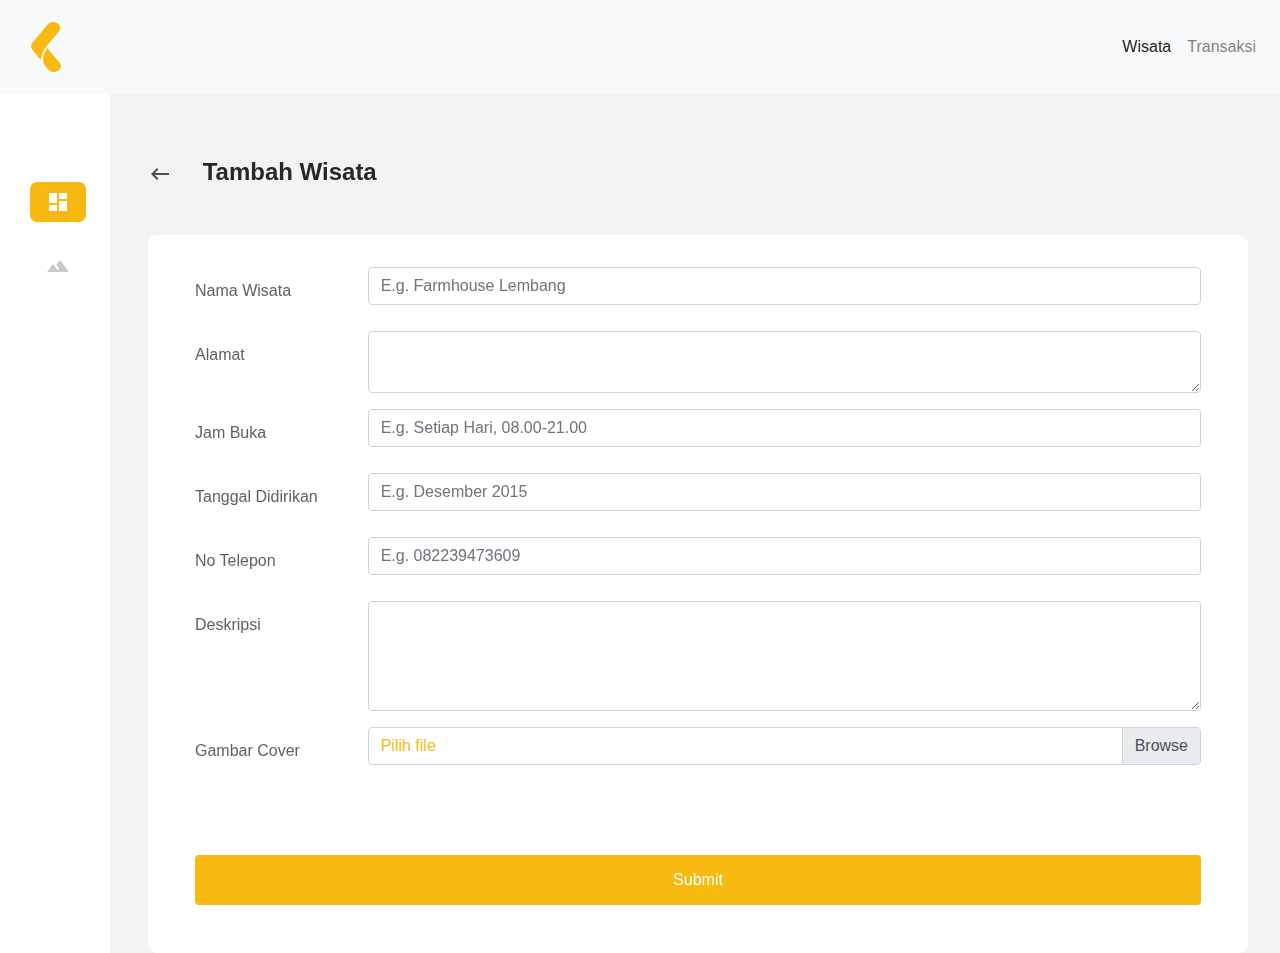
<file: dashboard-wisata-add.html>
<html lang="en">

<head>
    <meta charset="UTF-8">
    <meta name="viewport" content="width=device-width, initial-scale=1.0">
    <meta http-equiv="X-UA-Compatible" content="ie=edge">
    <title>Admin Ketapang</title>
    <link rel="stylesheet" href="styles/bootstrap/bootstrap.min.css">
    <link rel="stylesheet" href="styles/styles.css">
</head>

<body class="admin-page">
    <!-- Admin Navbar -->
    <nav class="navbar sticky-top navbar-expand-lg navbar-light bg-light">
        <a class="navbar-brand" href="#">
            <img src="images/logo-only.png" width="60" alt="">
        </a>
        <button class="navbar-toggler" type="button" data-toggle="collapse" data-target="#navbaradmin"
            aria-controls="navbaradmin" aria-expanded="false" aria-label="Toggle navigation">
            <span class="navbar-toggler-icon"></span>
        </button>

        <div class="collapse navbar-collapse nav-admin" id="navbaradmin">
            <ul class="navbar-nav ml-auto">
                <li class="nav-item active">
                    <a class="nav-link" href="#">
                        <span class="sr-only">(current)</span>Wisata</a>
                </li>
                <li class="nav-item">
                    <a class="nav-link" href="#">
                        <span class="sr-only"></span>Transaksi</a>
                </li>
            </ul>
        </div>
    </nav>
    <!-- End of Admin Navbar -->

    <!-- Admin Sidebar -->
    <div class="admin-sidebar">
        <ul class="nav flex-column nav-sidebar">
            <li class="nav-item">
                <a class="nav-link active" href="#">
                    <svg xmlns="http://www.w3.org/2000/svg" width="24" height="24" viewBox="0 0 24 24">
                        <path d="M0 0h24v24H0z" fill="none" />
                        <path d="M3 13h8V3H3v10zm0 8h8v-6H3v6zm10 0h8V11h-8v10zm0-18v6h8V3h-8z" /></svg>
                </a>
            </li>
            <li class="nav-item">
                <a class="nav-link" href="#">
                    <svg xmlns="http://www.w3.org/2000/svg" width="24" height="24" viewBox="0 0 24 24">
                        <path d="M0 0h24v24H0z" fill="none" />
                        <path d="M14 6l-3.75 5 2.85 3.8-1.6 1.2C9.81 13.75 7 10 7 10l-6 8h22L14 6z" /></svg>
                </a>
            </li>
        </ul>
    </div>
    <!-- End of Admin Sidebar -->

    <!-- Admin Wisata Content -->
    <div class="main-admin">
        <div class="header-admin">
            <h4>
                <a href="dashboard-wisata.html">
                    <svg xmlns="http://www.w3.org/2000/svg" width="24" height="24" viewBox="0 0 24 24">
                        <path d="M0 0h24v24H0z" fill="none" />
                        <path d="M21 11H6.83l3.58-3.59L9 6l-6 6 6 6 1.41-1.41L6.83 13H21z" /></svg>
                </a>
                Tambah Wisata
            </h4>
        </div>
        <div class="content-admin content-bg">
            <div class="container">
                <form>
                    <div class="form-group row">
                        <label for="inputNamaWisata" class="col-sm-2 col-form-label">Nama Wisata</label>
                        <div class="col-sm-10">
                            <input type="text" class="form-control" id="inputNamaWisata"
                                placeholder="E.g. Farmhouse Lembang">
                        </div>
                    </div>
                    <div class="form-group row">
                        <label for="inputAlamatWisata" class="col-sm-2 col-form-label">Alamat</label>
                        <div class="col-sm-10">
                            <textarea class="form-control" id="inputAlamatWisata" rows="2"></textarea>
                        </div>
                    </div>
                    <div class="form-group row">
                        <label for="inputJamBuka" class="col-sm-2 col-form-label">Jam Buka</label>
                        <div class="col-sm-10">
                            <input type="text" class="form-control" id="inputJamBuka"
                                placeholder="E.g. Setiap Hari, 08.00-21.00">
                        </div>
                    </div>
                    <div class="form-group row">
                        <label for="inputTanggalDidirikan" class="col-sm-2 col-form-label">Tanggal Didirikan</label>
                        <div class="col-sm-10">
                            <input type="text" class="form-control" id="inputTanggalDidirikan"
                                placeholder="E.g. Desember 2015">
                        </div>
                    </div>
                    <div class="form-group row">
                        <label for="inputNoTelp" class="col-sm-2 col-form-label">No Telepon</label>
                        <div class="col-sm-10">
                            <input type="number" class="form-control" id="inputNoTelp" placeholder="E.g. 082239473609">
                        </div>
                    </div>
                    <div class="form-group row">
                        <label for="inputAbout" class="col-sm-2 col-form-label">Deskripsi</label>
                        <div class="col-sm-10">
                            <textarea class="form-control" id="inputAbout" rows="4"></textarea>
                        </div>
                    </div>
                    <div class="form-group row">
                        <label for="inputNoTelp" class="col-sm-2 col-form-label">Gambar Cover</label>
                        <div class="col-sm-10">
                            <div class="custom-file">
                                <input type="file" class="custom-file-input" id="customFile">
                                <label class="custom-file-label" for="customFile">Pilih file</label>
                            </div>
                        </div>
                    </div>
                    <div class="d-flex justify-content-end">
                        <button type="submit" class="btn btn-primary btn-submit-wisata">Submit</button>
                    </div>
                </form>
            </div>
        </div>
    </div>
    <!-- End of Wisata Content -->
</body>
<script src="scripts/jquery.min.js"></script>
<script src="scripts/bootstrap/bootstrap.min.js"></script>
<script src="scripts/bootstrap/bootstrap.bundle.min.js"></script>
<script src="scripts/index.js"></script>

</html>
</file>
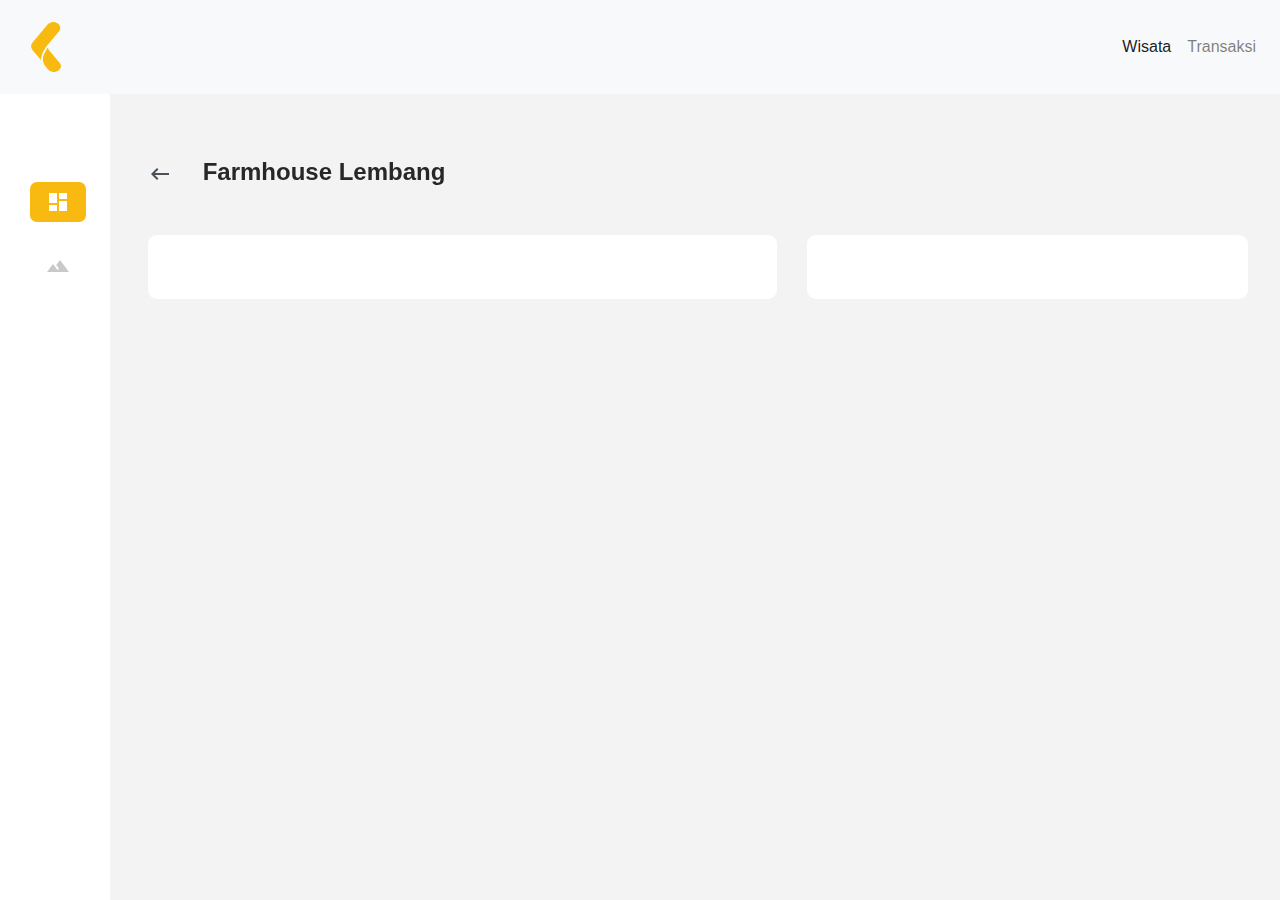
<file: dashboard-wisata-detail.html>
<html lang="en">

<head>
    <meta charset="UTF-8">
    <meta name="viewport" content="width=device-width, initial-scale=1.0">
    <meta http-equiv="X-UA-Compatible" content="ie=edge">
    <title>Admin Ketapang</title>
    <link rel="stylesheet" href="styles/bootstrap/bootstrap.min.css">
    <link rel="stylesheet" href="styles/styles.css">
</head>

<body class="admin-page">
    <!-- Admin Navbar -->
    <nav class="navbar sticky-top navbar-expand-lg navbar-light bg-light">
        <a class="navbar-brand" href="#">
            <img src="images/logo-only.png" width="60" alt="">
        </a>
        <button class="navbar-toggler" type="button" data-toggle="collapse" data-target="#navbaradmin"
            aria-controls="navbaradmin" aria-expanded="false" aria-label="Toggle navigation">
            <span class="navbar-toggler-icon"></span>
        </button>

        <div class="collapse navbar-collapse nav-admin" id="navbaradmin">
            <ul class="navbar-nav ml-auto">
                <li class="nav-item active">
                    <a class="nav-link" href="#">
                        <span class="sr-only">(current)</span>Wisata</a>
                </li>
                <li class="nav-item">
                    <a class="nav-link" href="#">
                        <span class="sr-only"></span>Transaksi</a>
                </li>
            </ul>
        </div>
    </nav>
    <!-- End of Admin Navbar -->

    <!-- Admin Sidebar -->
    <div class="admin-sidebar">
        <ul class="nav flex-column nav-sidebar">
            <li class="nav-item">
                <a class="nav-link active" href="#">
                    <svg xmlns="http://www.w3.org/2000/svg" width="24" height="24" viewBox="0 0 24 24">
                        <path d="M0 0h24v24H0z" fill="none" />
                        <path d="M3 13h8V3H3v10zm0 8h8v-6H3v6zm10 0h8V11h-8v10zm0-18v6h8V3h-8z" /></svg>
                </a>
            </li>
            <li class="nav-item">
                <a class="nav-link" href="#">
                    <svg xmlns="http://www.w3.org/2000/svg" width="24" height="24" viewBox="0 0 24 24">
                        <path d="M0 0h24v24H0z" fill="none" />
                        <path d="M14 6l-3.75 5 2.85 3.8-1.6 1.2C9.81 13.75 7 10 7 10l-6 8h22L14 6z" /></svg>
                </a>
            </li>
        </ul>
    </div>
    <!-- End of Admin Sidebar -->

    <!-- Admin Wisata Content -->
    <div class="main-admin">

        <div class="header-admin">
            <h4>
                <a href="dashboard-wisata.html">
                    <svg xmlns="http://www.w3.org/2000/svg" width="24" height="24" viewBox="0 0 24 24">
                        <path d="M0 0h24v24H0z" fill="none" />
                        <path d="M21 11H6.83l3.58-3.59L9 6l-6 6 6 6 1.41-1.41L6.83 13H21z" /></svg>
                </a>
                Farmhouse Lembang
            </h4>
        </div>
        <div class="row">
            <div class="col-md-7">
                <div class="content-admin">
                    <div class="content-admin content-bg">
                        
                    </div>
                </div>
            </div>
            <div class="col-md-5">
                <div class="content-admin">
                    <div class="content-admin content-bg">
        
                    </div>
                </div>
            </div>
        </div>
    </div>
    <!-- End of Wisata Content -->
</body>
<script src="scripts/jquery.min.js"></script>
<script src="scripts/bootstrap/bootstrap.min.js"></script>
<script src="scripts/bootstrap/bootstrap.bundle.min.js"></script>
<script src="scripts/index.js"></script>

</html>
</file>
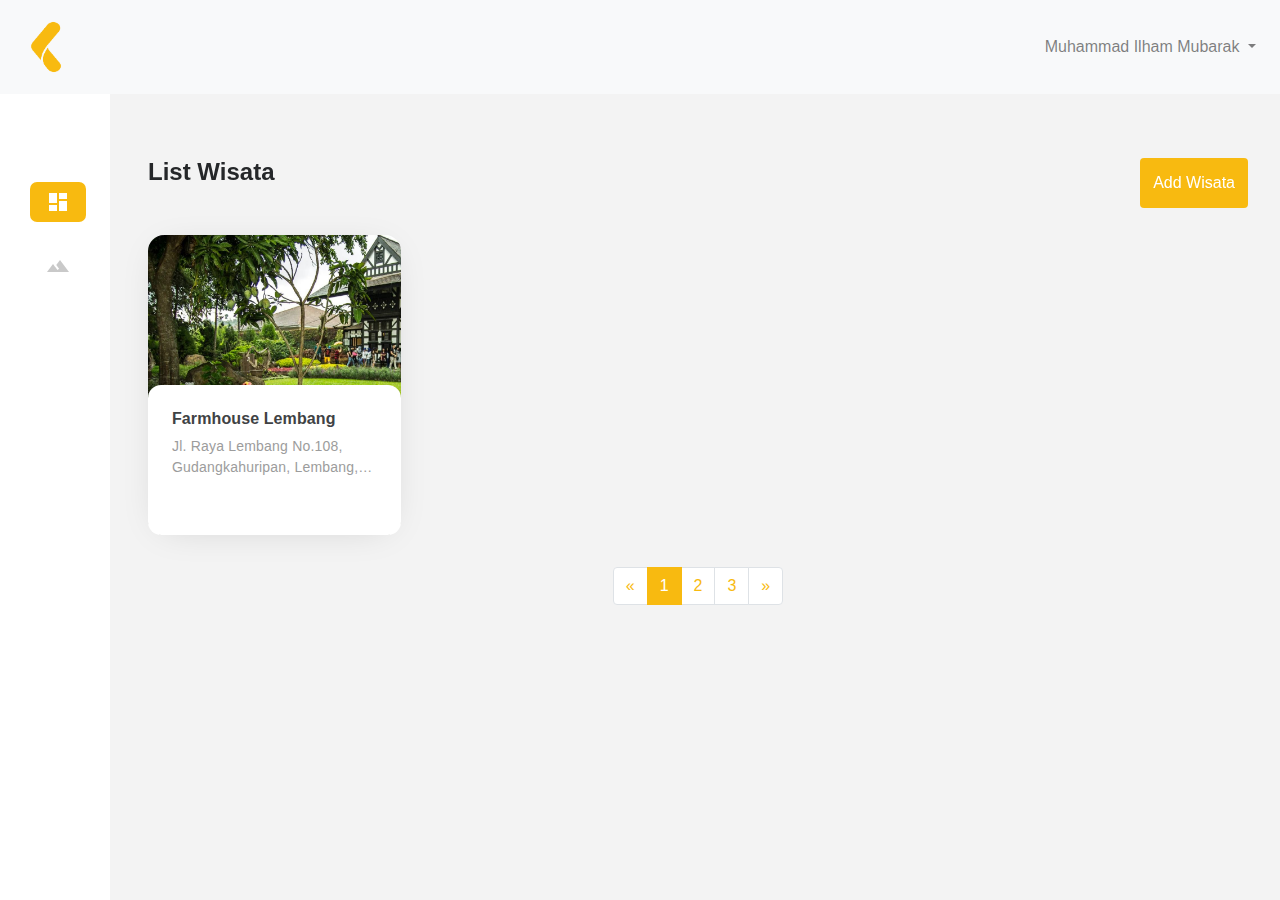
<file: dashboard-wisata.html>
<html lang="en">

<head>
    <meta charset="UTF-8">
    <meta name="viewport" content="width=device-width, initial-scale=1.0">
    <meta http-equiv="X-UA-Compatible" content="ie=edge">
    <title>Admin Ketapang</title>
    <link rel="stylesheet" href="styles/bootstrap/bootstrap.min.css">
    <link rel="stylesheet" href="styles/styles.css">
</head>

<body class="admin-page">
    <!-- Admin Navbar -->
    <nav class="navbar sticky-top navbar-expand-lg navbar-light bg-light">
        <a class="navbar-brand" href="#">
            <img src="images/logo-only.png" width="60" alt="">
        </a>
        <button class="navbar-toggler" type="button" data-toggle="collapse" data-target="#navbaradmin"
            aria-controls="navbaradmin" aria-expanded="false" aria-label="Toggle navigation">
            <span class="navbar-toggler-icon"></span>
        </button>

        <div class="collapse navbar-collapse nav-admin" id="navbaradmin">
            <ul class="navbar-nav ml-auto">
                <li class="nav-item active nav-main-admin">
                    <a class="nav-link" href="#">
                        <span class="sr-only">(current)</span>Wisata</a>
                </li>
                <li class="nav-item nav-main-admin">
                    <a class="nav-link" href="#">
                        <span class="sr-only"></span>Transaksi</a>
                </li>
                <li class="nav-item dropdown">
                        <a class="nav-link dropdown-toggle" href="#" id="navbarDropdown" role="button" data-toggle="dropdown" aria-haspopup="true" aria-expanded="false">
                          Muhammad Ilham Mubarak
                        </a>
                        <div class="dropdown-menu dropdown-menu-right" aria-labelledby="navbarDropdown">
                          <a class="dropdown-item" href="#">Action</a>
                          <a class="dropdown-item" href="#">Another action</a>
                          <div class="dropdown-divider"></div>
                          <a class="dropdown-item" href="#">Logout</a>
                        </div>
                      </li>
            </ul>
        </div>
    </nav>
    <!-- End of Admin Navbar -->

    <!-- Admin Sidebar -->
    <div class="admin-sidebar">
        <ul class="nav flex-column nav-sidebar">
            <li class="nav-item">
                <a class="nav-link active" href="#">
                    <svg xmlns="http://www.w3.org/2000/svg" width="24" height="24" viewBox="0 0 24 24">
                        <path d="M0 0h24v24H0z" fill="none" />
                        <path d="M3 13h8V3H3v10zm0 8h8v-6H3v6zm10 0h8V11h-8v10zm0-18v6h8V3h-8z" /></svg>
                </a>
            </li>
            <li class="nav-item">
                <a class="nav-link" href="#">
                    <svg xmlns="http://www.w3.org/2000/svg" width="24" height="24" viewBox="0 0 24 24">
                        <path d="M0 0h24v24H0z" fill="none" />
                        <path d="M14 6l-3.75 5 2.85 3.8-1.6 1.2C9.81 13.75 7 10 7 10l-6 8h22L14 6z" /></svg>
                </a>
            </li>
        </ul>
    </div>
    <!-- End of Admin Sidebar -->

    <!-- Admin Wisata Content -->
    <div class="main-admin">
        <div class="header-admin">
            <h4>List Wisata</h4>
            <a href="dashboard-wisata-add.html" class="ml-auto">
                <button class="btn btn-primary ">Add Wisata</button>
            </a>
        </div>
        <div class="content-admin">
            <div class="row">
                <div class="col-md-3 col-sm-6">
                    <a href="dashboard-wisata-detail.html">
                        <div class="wisata-card" style='background-image: url("images/wisata/farmhouse-lembang.jpg")'>
                            <div class="wisata-card-desc">
                                <h5>Farmhouse Lembang</h5>
                                <p>Jl. Raya Lembang No.108, Gudangkahuripan, Lembang, Kabupaten Bandung Barat, Jawa
                                    Barat
                                </p>
                            </div>
                        </div>
                    </a>
                </div>

            </div>
            <nav class="d-flex justify-content-center" aria-label="Page navigation example">
                <ul class="pagination">
                    <li class="page-item">
                        <a class="page-link" href="#" aria-label="Previous">
                            <span aria-hidden="true">&laquo;</span>
                        </a>
                    </li>
                    <li class="page-item active"><a class="page-link" href="#">1</a></li>
                    <li class="page-item"><a class="page-link" href="#">2</a></li>
                    <li class="page-item"><a class="page-link" href="#">3</a></li>
                    <li class="page-item">
                        <a class="page-link" href="#" aria-label="Next">
                            <span aria-hidden="true">&raquo;</span>
                        </a>
                    </li>
                </ul>
            </nav>
        </div>
    </div>
    <!-- End of Wisata Content -->
</body>
<script src="scripts/jquery.min.js"></script>
<script src="scripts/bootstrap/bootstrap.min.js"></script>
<script src="scripts/bootstrap/bootstrap.bundle.min.js"></script>
<script src="scripts/index.js"></script>

</html>
</file>
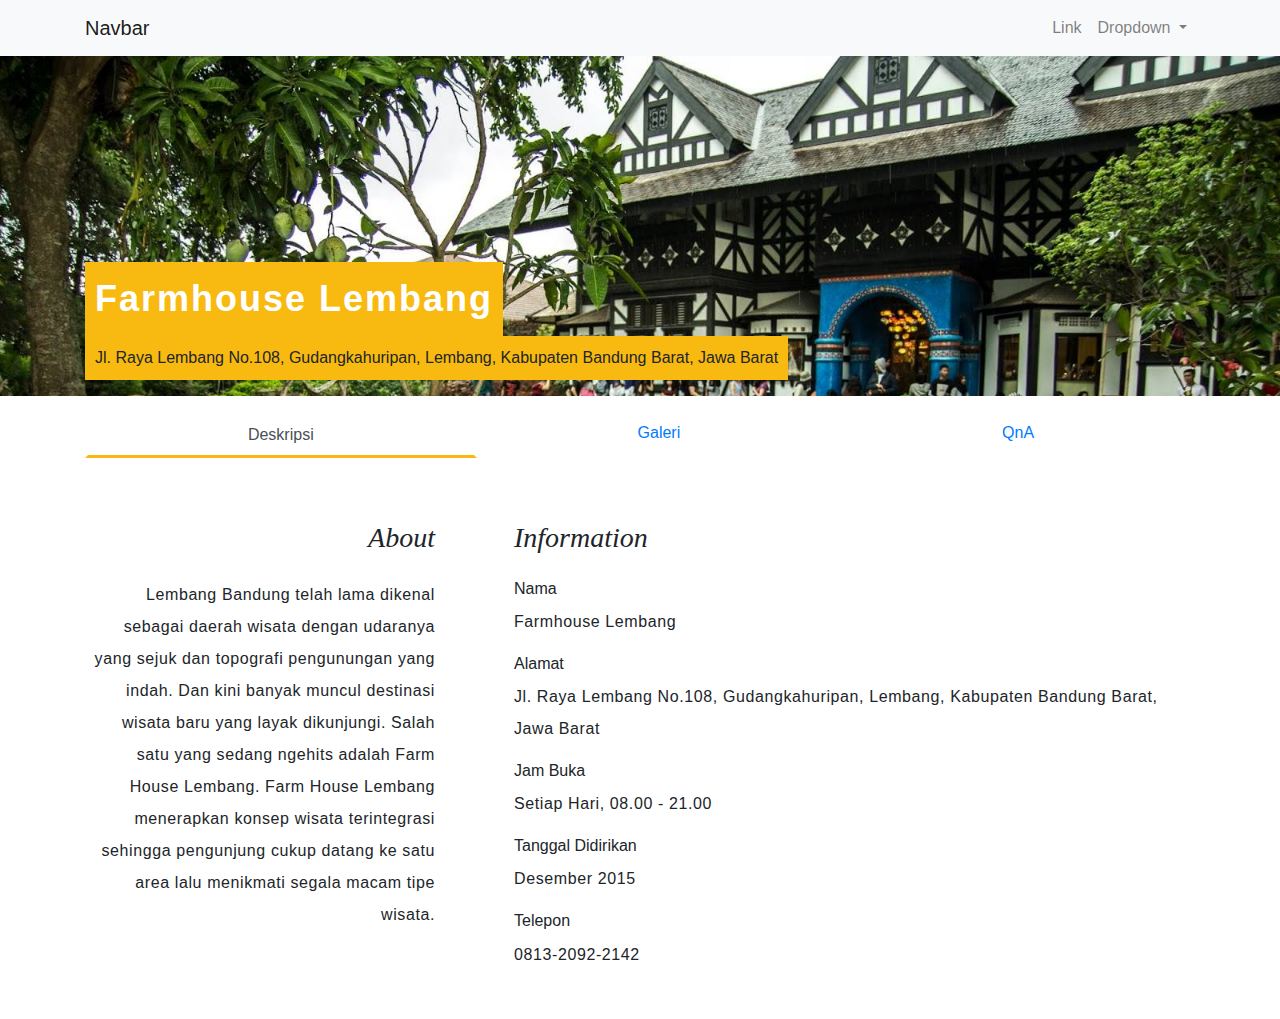
<file: detail-description.html>
<html lang="en">

<head>
    <meta charset="UTF-8" />
    <meta name="viewport" content="width=device-width, initial-scale=1.0" />
    <meta http-equiv="X-UA-Compatible" content="ie=edge" />
    <link rel="stylesheet" href="styles/bootstrap/bootstrap.min.css" />
    <link rel="stylesheet" href="styles/styles.css" />
    <title>Ketapang</title>
</head>

<body>
    <!-- Navbar -->
    <nav class="navbar navbar-expand-lg navbar-light bg-light">
        <div class="container">
            <a class="navbar-brand" href="#">Navbar</a>
            <button class="navbar-toggler" type="button" data-toggle="collapse" data-target="#navbarSupportedContent"
                aria-controls="navbarSupportedContent" aria-expanded="false" aria-label="Toggle navigation">
                <span class="navbar-toggler-icon"></span>
            </button>

            <div class="collapse navbar-collapse" id="navbarSupportedContent">
                <ul class="navbar-nav ml-auto">
                    <li class="nav-item active">
                        <a class="nav-link" href="#">
                            <span class="sr-only">(current)</span></a>
                    </li>
                    <li class="nav-item">
                        <a class="nav-link" href="#">Link</a>
                    </li>
                    <li class="nav-item dropdown">
                        <a class="nav-link dropdown-toggle" href="#" id="navbarDropdown" role="button"
                            data-toggle="dropdown" aria-haspopup="true" aria-expanded="false">
                            Dropdown
                        </a>
                        <div class="dropdown-menu" aria-labelledby="navbarDropdown">
                            <a class="dropdown-item" href="#">Action</a>
                            <a class="dropdown-item" href="#">Another action</a>
                            <div class="dropdown-divider"></div>
                            <a class="dropdown-item" href="#">Something else here</a>
                        </div>
                    </li>
                </ul>
            </div>
        </div>
    </nav>
    <!-- End of Navbar -->

    <!-- Detail Hero -->
    <section class="hero-detail">
        <div class="container d-flex flex-column-reverse align-items-start">
            <p class="detail-text-hl">Jl. Raya Lembang No.108, Gudangkahuripan, Lembang, Kabupaten Bandung Barat, Jawa
                Barat</p>
            <span class="detail-title">Farmhouse Lembang</span>
            <!-- <form class="form-group search-detail">
                <div class="input-group mb-3">
                    <input type="text" class="form-control" placeholder="Recipient's username"
                        aria-label="Recipient's username" aria-describedby="button-addon2">
                    <div class="input-group-append">
                        <button class="btn btn-primary" type="button" id="button-addon2">Button</button>
                    </div>
                </div>
            </form> -->
        </div>
        <div class="hero-bg">

        </div>
    </section>
    <!-- End of Detail Hero -->

    <!-- Detail Tabs -->
    <section class="hero-tabs">
        <div class="container">
            <ul class="nav nav-fill nav-tabs">
                <li class="nav-item">
                    <a class="nav-link active" href="#">Deskripsi</a>
                </li>
                <li class="nav-item">
                    <a class="nav-link" href="detail-gallery.html">Galeri</a>
                </li>
                <li class="nav-item">
                    <a class="nav-link" href="#">QnA</a>
                </li>
            </ul>
        </div>
    </section>
    <!-- End of Detail Tabs -->

    <!-- Detail Content (Deskripsi) -->
    <section class="deskripsi-detail">
        <div class="container">
            <div class="row">
                <div class="col-md-4 detail-content-desc">
                    <h3 class="title-content">About</h3>
                    <p class="content-text">
                        Lembang Bandung telah lama dikenal sebagai daerah wisata dengan udaranya yang sejuk dan
                        topografi pengunungan yang indah. Dan kini banyak muncul destinasi wisata baru yang layak
                        dikunjungi. Salah satu yang sedang ngehits adalah Farm House Lembang.
                        Farm House Lembang menerapkan konsep wisata terintegrasi sehingga pengunjung cukup datang ke
                        satu area lalu menikmati segala macam tipe wisata.
                    </p>
                </div>
                <div class="col-md-8 detail-content-inf">
                    <h3 class="title-content">Information</h3>
                    <div class="group-content-information">
                        <h6>Nama</h6>
                        <p class="content-text">
                            Farmhouse Lembang
                        </p>
                    </div>
                    <div class="group-content-information">
                        <h6>Alamat</h6>
                        <p class="content-text">
                            Jl. Raya Lembang No.108, Gudangkahuripan, Lembang, Kabupaten Bandung Barat, Jawa Barat
                        </p>
                    </div>
                    <div class="group-content-information">
                        <h6>Jam Buka</h6>
                        <p class="content-text">
                            Setiap Hari, 08.00 - 21.00
                        </p>
                    </div>
                    <div class="group-content-information">
                        <h6>Tanggal Didirikan</h6>
                        <p class="content-text">
                            Desember 2015
                        </p>
                    </div>
                    <div class="group-content-information">
                        <h6>Telepon</h6>
                        <p class="content-text">
                            0813-2092-2142
                        </p>
                    </div>
                </div>
            </div>
        </div>
    </section>
    <!-- Detail Content (Deskripsi)-->
</body>
<script src="scripts/jquery.min.js"></script>
<script src="scripts/bootstrap/bootstrap.min.js"></script>
<script src="scripts/bootstrap/bootstrap.bundle.min.js"></script>
<script src="scripts/masonry.pkgd.min.js"></script>
<script src="scripts/index.js"></script>

</html>
</file>
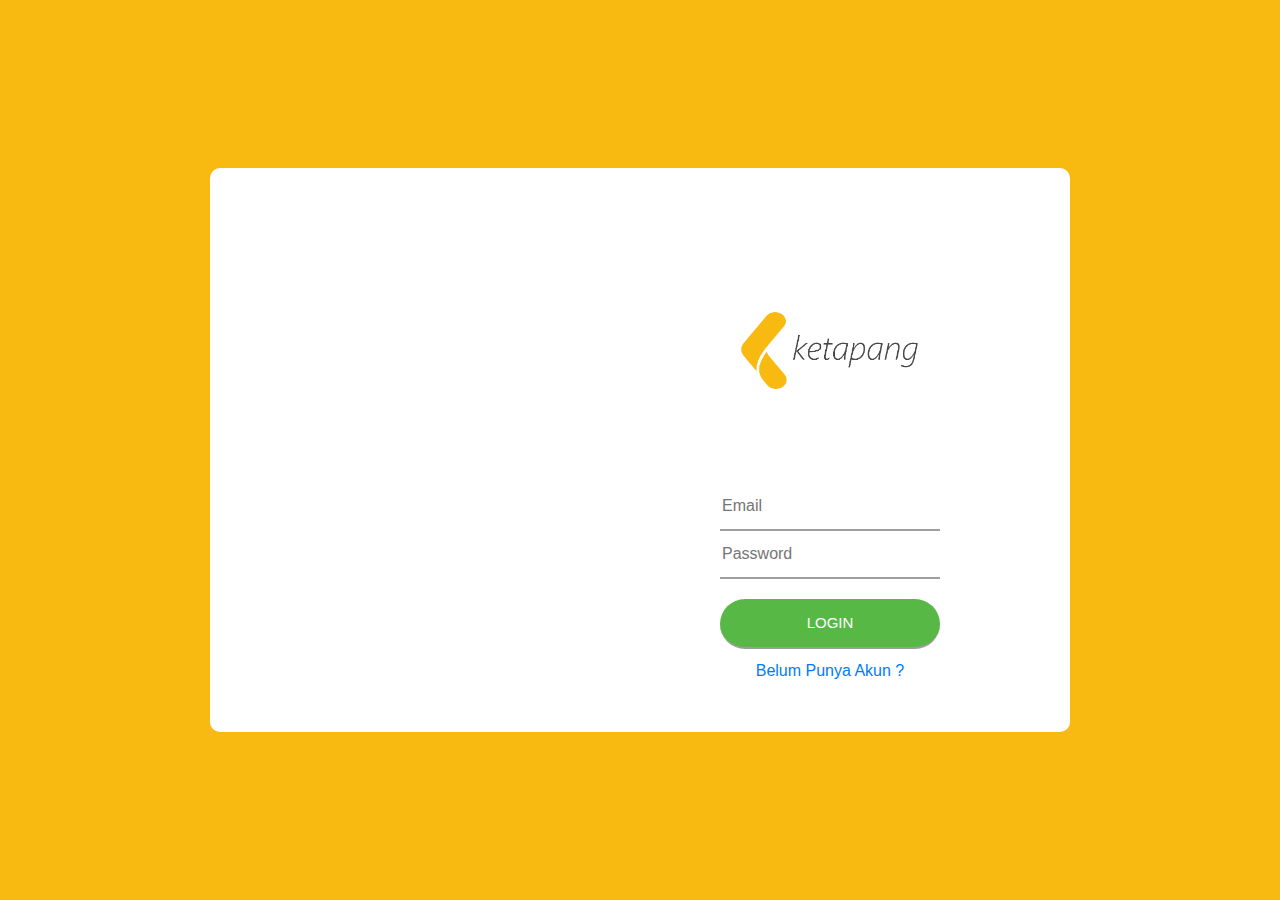
<file: login.html>
<html lang="en">

<head>
    <meta charset="UTF-8" />
    <meta name="viewport" content="width=device-width, initial-scale=1.0" />
    <meta http-equiv="X-UA-Compatible" content="ie=edge" />
    <link rel="stylesheet" href="styles/bootstrap/bootstrap.min.css" />
    <link rel="stylesheet" href="styles/styles.css" />
    <title>Ketapang</title>
</head>

<body style="background-color: #f5f5f5;">
    <div class="limiter">
		<div class="container-login">
			<div class="wrap-login">
				<div class="login-pic js-tilt" data-tilt>
				</div>
				<form>
				<span class="login-form-title">
					<img src="images/logo/KetapangLogo-Color.png" width="220px" alt="Logo">
				</span>

					<div class="input-container">
						<input id="email" class="input font-segoe" type="email" required placeholder="Email"/>
					</div>
					<div class="input-container">
						<input id="password" class="input font-segoe" type="password" required placeholder="Password"/>
					</div>

					<div class="container-login-form-btn">
						<input class="login-form-btn" type="submit" name="submit" id="submit" value="Login" class="btn">
					</div>
					<div class="text-center p-t-136">
						<a class="txt2"  href="#" data-toggle="modal" data-target="#myModal">
							<font size="3px">Belum Punya Akun ?</font>
							<i class="fa fa-long-arrow-right m-l-5" aria-hidden="true"></i>
						</a>
					</div>
					
											<!-- The Modal -->
						<div class="modal" id="myModal">
						  <div class="modal-dialog">
							<div class="modal-content">

							  <!-- Modal Header -->
							  <div class="modal-header">
								<h4 class="modal-title">Modal Heading</h4>
								<button type="button" class="close" data-dismiss="modal">&times;</button>
							  </div>

							  <!-- Modal body -->
							  <div class="modal-body">
								Modal body..
							  </div>

							  <!-- Modal footer -->
							  <div class="modal-footer">
								<button type="button" class="btn btn-danger" data-dismiss="modal">Close</button>
							  </div>

							</div>
						  </div>
						</div>
				</form>
			</div>
		</div>
	</div>
</body>
<script src="scripts/jquery.min.js"></script>
<script src="scripts/bootstrap/bootstrap.min.js"></script>
<script src="scripts/bootstrap/bootstrap.bundle.min.js"></script>
<script src="scripts/masonry.pkgd.min.js"></script>
<script src="scripts/index.js"></script>

</html>
</file>
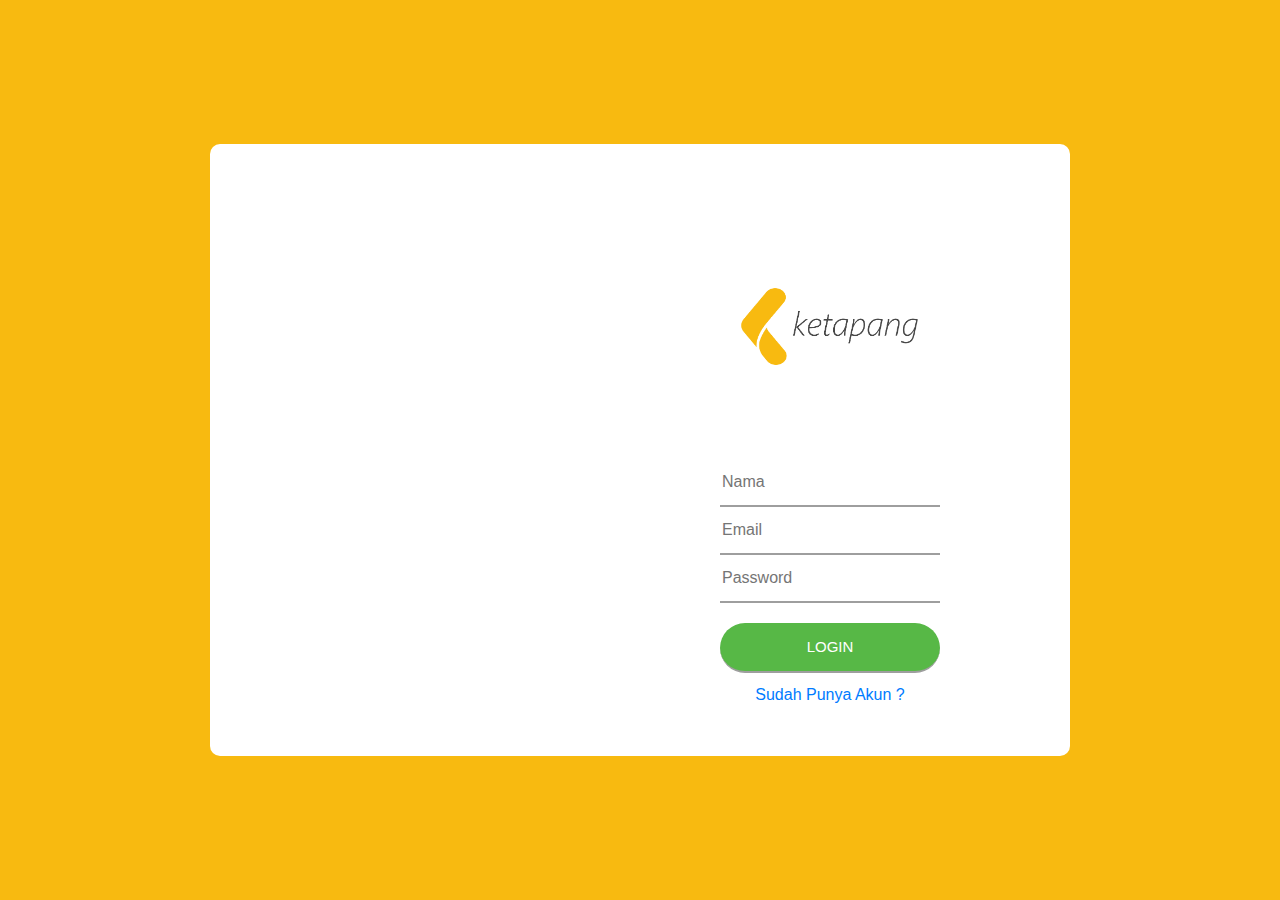
<file: register.html>
<html lang="en">

<head>
    <meta charset="UTF-8" />
    <meta name="viewport" content="width=device-width, initial-scale=1.0" />
    <meta http-equiv="X-UA-Compatible" content="ie=edge" />
    <link rel="stylesheet" href="styles/bootstrap/bootstrap.min.css" />
    <link rel="stylesheet" href="styles/styles.css" />
    <title>Ketapang</title>
</head>

<body style="background-color: #f5f5f5;">
    <div class="limiter">
		<div class="container-login">
			<div class="wrap-login">
				<div class="login-pic js-tilt" data-tilt>
				</div>
				<form>
				<span class="login-form-title">
					<img src="images/logo/KetapangLogo-Color.png" width="220px" alt="Logo">
				</span>

					<div class="input-container">
						<input id="name" class="input font-segoe" type="text" required placeholder="Nama"/>
					</div>
					<div class="input-container">
						<input id="email" class="input font-segoe" type="email" required placeholder="Email"/>
					</div>
					<div class="input-container">
						<input id="password" class="input font-segoe" type="password" required placeholder="Password"/>
					</div>

					<div class="container-login-form-btn">
						<input class="login-form-btn" type="submit" name="submit" id="submit" value="Login" class="btn">
					</div>
					<div class="text-center p-t-136">
						<a class="txt2"  href="<?=base_url('user/register')?>">
							<font size="3px">Sudah Punya Akun ?</font>
							<i class="fa fa-long-arrow-right m-l-5" aria-hidden="true"></i>
						</a>
					</div>
				</form>
			</div>
		</div>
	</div>
</body>
<script src="scripts/jquery.min.js"></script>
<script src="scripts/bootstrap/bootstrap.min.js"></script>
<script src="scripts/bootstrap/bootstrap.bundle.min.js"></script>
<script src="scripts/masonry.pkgd.min.js"></script>
<script src="scripts/index.js"></script>

</html>
</file>
<file: styles/styles.css>
/* Universal */

.font-segoe {
  font-family: 'Segoe UI', Tahoma, Geneva, Verdana, sans-serif;
}

.nopadding {
  padding: 0 !important;
  margin: 0 !important;
}

.color-white {
  color: #f5f5f5;
}
.color-black {
  color: #212121;
}

/* Landing Style */
.nav-home {
  background: #f8ba10;
  height: 80px;
  margin: 0;
  border-radius: 8px;
  position: absolute;
}

.nav-brand {
  color: white;
  font-weight: bold;
  margin: 16px;
}

.hero {
  position: relative;
  margin-bottom: 64px;
}
.hero-slanted {
  width: 100%;
  position: absolute;
  height: 100%;
  z-index: -4;
  transform-origin: 0;
  transform: skewY(-5deg);
  background: rgb(247, 151, 30);
  background: linear-gradient(
    90deg,
    rgba(247, 151, 30, 1) 0%,
    rgba(255, 210, 0, 1) 100%
  );
}

.hero-content {
  height: 700px;
  z-index: 99;
  color: white;
}

.hero-content h1 {
  font-weight: bold;
  margin-bottom: 24px;
}

.hero-content p {
  letter-spacing: 1px;
  line-height: 1.5rem;
}
.hero-slanted span {
  position: absolute;
  height: 180px;
  border-radius: 8px;
}
.hero-slanted span:first-child {
  background: rgb(247, 151, 30);
  background: linear-gradient(
    90deg,
    rgba(247, 151, 30, 0) 0%,
    rgba(255, 210, 0, 0.6) 100%
  );
  width: calc(100% / 3);
  bottom: 0;
}
.hero-slanted span:nth-child(2) {
  background: rgb(247, 151, 30);
  background: linear-gradient(
    90deg,
    rgba(247, 151, 30, 1) 0%,
    rgba(255, 210, 0, 0) 100%
  );
  width: calc(100% / 3);
  left: calc(100% / 5);
}

.landing {
  position: relative;
  margin-bottom: 128px;
}

.landing h2 {
  font-weight: bold;
  color: #f8ba10;
  letter-spacing: 2px;
  margin-bottom: 64px;
}

.card-transaksi {
  border-bottom: 6px solid #f3f4f5;
  min-height: 100px;
  border-top: 1px solid #ececec;
  border-left: 1px solid #ececec;
  border-right: 1px solid #ececec;
  border-radius: 7px;
}

.overlay-t {
  position: absolute;
  width: 100%;
  height: 100%;
  z-index: 99;
  clip-path: polygon(0 0, 100% 0%, 75% 100%, 0% 100%);
  background: #f8ba1067;
}
.bg-card-t img {
  position: absolute;
  z-index: 10;
}
.bg-card-t {
  position: absolute;
  width: 230px;
  height: 100%;
  clip-path: polygon(0 0, 100% 0%, 75% 100%, 0% 100%);
}
.bg-card-t img {
  height: 160%;
}
.transaksi {
  margin-top: 64px;
}
.transaksi h2 {
  font-weight: bold;
  color: #f8ba10;
  letter-spacing: 2px;
  margin-bottom: 64px;
}
.content-card {
  padding: 20px 20px 0 20px;
}
.content-card h5 {
  font-weight: bold;
  letter-spacing: 0.3;
}
.content-card p {
  font-weight: bold;
  color: rgb(248, 140, 16);
}
.brief-card {
  border-right: 1px solid #d4d4d4;
}
.brief-card hr {
  display: none;
}

.detail-card-t div {
  margin-bottom: 20px;
}
.detail-card-t .btn {
  width: 100%;
}
@media (max-width: 768px) {
  .brief-card hr {
    display: block;
  }
  .content-card {
    padding-bottom: unset;
  }
  .overlay-t {
    position: absolute;
    width: 100%;
    height: 100px;
    z-index: 99;
    clip-path: unset;
    background: #f8ba1067;
  }
  .bg-card-t {
    position: relative;
    width: 100%;
    min-height: 100px;
    clip-path: polygon(0 0, 100% 0%, 100% 100%, 0% 100%);
  }
  .bg-card-t img {
    width: 100%;
  }
  .brief-card {
    border-right: none;
  }
}

/* Transaksi Detail */
.transaksi-detail {
  margin-top: 64px;
}
.transaksi-detail h2 {
  font-weight: bold;
  color: #f8ba10;
  letter-spacing: 2px;
  margin-bottom: 64px;
}
.transaksi-detail h6 {
  font-weight: bold;
  margin-bottom: 16px;
}
.transaksi-detail h4 {
  font-weight: 500;
  margin-top: 16px;
}
.payment-method {
  border: 0.6px solid #e9e9e9;
  border-radius: 8px;
  padding: 16px;
}
/* End of Transaksi Detail */
.city {
  text-align: right;
}
.news-card {
  width: 100%;
  position: relative;
  margin-bottom: 16px;
  background-size: cover;
  border-radius: 8px;
  height: 200px;
}
.news-content {
  position: absolute;
  width: 100%;
  border-radius: 4px;
  padding: 16px;
  background: rgb(0, 0, 0);
  background: linear-gradient(
    0deg,
    rgba(0, 0, 0, 0.5) 0%,
    rgba(0, 0, 0, 0) 100%
  );
  bottom: 0;
}

.news-content h5 {
  color: white;
  font-weight: bold;
  overflow: hidden;
  display: -webkit-box;
  -webkit-line-clamp: 2;
  -webkit-box-orient: vertical;
}
.news-content p {
  color: white;
  font-weight: bold;
}
.features {
  margin-top: 128px;
  text-align: center;
  position: relative;
}

.features-slanted {
  width: 100%;
  position: absolute;
  height: 100%;
  z-index: -4;
  bottom: -20;
  transform-origin: bottom;
  transform: skewY(-5deg);
  background: #e7e7e74b;
}

.features img {
  margin-bottom: 16px;
  border-radius: 50%;
}
.features h3 {
  color: #f8ba10;
}
.features p {
  margin-top: 16px;
  text-align: center;
}

.item {
  height: 400px;
  background: #f8ba10;
}

.plans-card {
  box-shadow: 0px 4px 20px rgba(74, 74, 74, 0.1);
  border-radius: 8px;
  width: 100%;
  margin-top: 16px;
  height: 500px;
}

.plans-header {
  width: 100%;
  border-radius: 9px;
  height: 200px;
  background: #4f4f4f;
}

.plans-header p {
  color: white;
}
.plans-header h2 {
  font-weight: bolder;
  margin-bottom: 0;
  margin-left: 8px;
  letter-spacing: 0.1px;
  color: #f8ba10;
}
.plans-content {
  position: relative;
  width: 100%;
  height: 100%;
  overflow: hidden;
  padding-right: 10px;
}
.plans-content button {
  width: 100%;
  position: absolute;
  margin: 10px;
  bottom: 0;
}

.footer {
  background: white;
  margin-top: 128px;
}

@media (max-width: 970px) {
  .city {
    text-align: left;
  }
}
/* End of Landing Style */

/* Detail Style */

.map-detail {
  height: 500px;
}
.detail-title {
  font-size: 4vh;
  background: #f8ba10;
  color: white;
  font-family: 'Segoe UI', Tahoma, Geneva, Verdana, sans-serif;
  font-weight: bolder;
  padding: 10px;
  letter-spacing: 2px;
}
.detail-text-hl {
  padding: 10px;
  font-weight: 100;
  background: #f8ba10;
}

.hero-detail {
  max-height: 340px;
  width: 100%;
  min-height: 300px;
  background-image: url('../images/wisata/farmhouse-lembang.jpg');
  background-size: cover;
  background-repeat: no-repeat;
}
.hero-detail .container {
  height: 340px;
  z-index: 20;
}
.deskripsi-detail {
  margin-top: 64px;
}
.title-content {
  font-style: italic;
  margin-bottom: 24px;
  font-family: Georgia, 'Times New Roman', Times, serif;
}
.content-text {
  letter-spacing: 0.6px;
  line-height: 2em;
}
.group-content-information {
  margin-bottom: 16px;
}
.detail-content-desc {
  text-align: right;
  margin-bottom: 32px;
}
.detail-content-inf {
  padding-left: 64px;
  margin-bottom: 32px;
}
.hero-tabs {
  margin-top: 16px;
}

.nav-tabs {
  border-bottom: none;
}
.nav-tabs .nav-item.show .nav-link,
.nav-tabs .nav-link.active {
  color: #495057;
  background-color: #fff;
  border-color: #fff #fff #f8ba10;
  border-width: 3px;
}

.nav-tabs .nav-link:focus,
.nav-tabs .nav-link:hover {
  border-color: transparent;
}

.grid-item {
  width: 350px;
  margin-bottom: 10px;
}
.grid-item:hover {
  cursor: pointer;
}

.grid-item img {
  width: 350px;
}

.photo-detail {
  background: rgba(0, 0, 0, 0.4);
  width: 100%;
  position: absolute;
  bottom: 0;
}

.photo-detail h6 {
  margin: 12px;
  font-weight: 100;
  color: white;
}

.modal-gambar img {
  max-width: 450px;
}

.modal-caption {
  margin-top: 24px;
}
.modal-profile {
  display: flex;
  align-items: center;
  margin-bottom: 34px;
}
.image-profile-round {
  max-width: 50px;
  margin-right: 16px;
  border-radius: 50%;
}
.modal-body {
  position: relative;
  -ms-flex: 1 1 auto;
  flex: 1 1 auto;
  padding: 1.3rem;
}

@media (max-width: 800px) {
  .detail-content-desc {
    text-align: left;
  }
  .detail-content-inf {
    padding-left: 15px;
  }
}
@media (min-width: 576px) {
  .modal-dialog {
    max-width: 1024px;
    margin: 1.75rem auto;
  }
}
/* End of Detail Style */

/* Login Style */

.limiter {
  width: 100%;
  margin: 0 auto;
}

.container-login {
  width: 100%;
  min-height: 100vh;
  display: -webkit-box;
  display: -webkit-flex;
  display: -moz-box;
  display: -ms-flexbox;
  display: flex;
  flex-wrap: wrap;
  justify-content: center;
  align-items: center;
  padding: 10px;
  background: #f8ba10;
}

.container-register {
  width: 100%;
  min-height: 100vh;
  display: -webkit-box;
  display: -webkit-flex;
  display: -moz-box;
  display: -ms-flexbox;
  display: flex;
  flex-wrap: wrap;
  justify-content: center;
  align-items: center;
  padding: 10px;
  background-color: #3f51b5;
}

.wrap-login {
  width: 860px;
  background: #fff;
  border-radius: 10px;
  overflow: hidden;
  display: -webkit-box;
  display: -webkit-flex;
  display: -moz-box;
  display: -ms-flexbox;
  display: flex;
  flex-wrap: wrap;
  justify-content: space-between;
  padding: 120px 130px 33px 95px;
}

.wrap-register {
  width: 430px;
  background: #fff;
  border-radius: 10px;
  overflow: hidden;
  display: -webkit-box;
  display: -webkit-flex;
  display: -moz-box;
  display: -ms-flexbox;
  display: flex;
  flex-wrap: wrap;
  justify-content: space-between;
  padding: 100px 60px 40px 60px;
}

/*------------------------------------------------------------------
[  ]*/
.login-pic {
  width: 316px;
}

.login-pic img {
  max-width: 100%;
}

/*------------------------------------------------------------------
[  ]*/
.login-form {
  width: 290px;
}

.register-form {
  width: 100%;
}

.login-form-title {
  font-family: 'Segoe UI', Tahoma, Geneva, Verdana, sans-serif;
  font-size: 24px;
  color: #333333;
  line-height: 1.2;
  text-align: center;

  width: 100%;
  display: block;
  padding-bottom: 50px;
  margin-bottom: 20px;
}

.register-form-title {
  font-family: 'Segoe UI', Tahoma, Geneva, Verdana, sans-serif;
  font-size: 24px;
  color: #333333;
  line-height: 1.2;
  text-align: center;

  width: 100%;
  display: block;
  padding-bottom: 50px;
  margin-bottom: 10px;
}
se
/*---------------------------------------------*/
/* Estrutura */
.input-container {
  position: relative;
}

input {
  border: 0;
  border-bottom: 2px solid #9e9e9e;
  outline: none;
  transition: 0.2s ease-in-out;
  box-sizing: border-box;
}

label {
  top: 0;
  left: 0;
  right: 0;
  color: #616161;
  display: flex;
  align-items: center;
  position: absolute;
  font-size: 1rem;
  cursor: text;
  transition: 0.2s ease-in-out;
  box-sizing: border-box;
}

input,
label {
  width: 100%;
  height: 3rem;
  font-size: 1rem;
}

/* Interation */
input:valid,
input:focus {
  /* border-bottom: 2px solid #f8ba10;   */
}

input:valid + label,
input:focus + label {
  color: #f8ba10;
  /* font-size: .8rem; */
  top: 0px;
  pointer-events: none;
}

/* Just for leave it a little more beautiful */
/* section {
    margin: 15px;
    box-shadow: 0 2px 2px 0 rgba(0,0,0,0.14), 0 1px 5px 0 rgba(0,0,0,0.12), 0 3px 1px -2px rgba(0,0,0,0.2);
    padding: 20px;
    border-radius: 0 0 2px 2px;
    background-color: #FFF;
} */

/*------------------------------------------------------------------
[ Button ]*/
.container-login-form-btn {
  width: 100%;
  display: -webkit-box;
  display: -webkit-flex;
  display: -moz-box;
  display: -ms-flexbox;
  display: flex;
  flex-wrap: wrap;
  justify-content: center;
  padding-top: 20px;
}

.login-form-btn {
  font-family: 'Segoe UI', Tahoma, Geneva, Verdana, sans-serif;
  font-size: 15px;
  line-height: 1.5;
  color: #fff;
  text-transform: uppercase;
  width: 100%;
  height: 50px;
  border-radius: 25px;
  background: #57b846;
  display: flex;
  justify-content: center;
  align-items: center;
  padding: 0 20px;
  margin-bottom: 10px;
  transition: all 0.4s;
}

.login-form-btn:hover {
  background: #f8ba10;
  cursor: pointer;
}

/* Admin Style */

.nav-admin .navbar-nav .nav-main-admin {
  display: none;
}

.admin-page {
  background: rgb(243, 243, 243);
}

.admin-sidebar {
  background: white;
  width: 110px;
  height: 100%;
  position: fixed;
  padding-top: 64px;
}

.nav-sidebar .nav-item {
  margin-top: 24px;
}

.nav-sidebar a {
  text-align: center;
  fill: #c9c9c9;
}

.nav-sidebar .active {
  text-align: center;
  fill: #fff;
  background: #f8ba10;
  margin: auto 30px;
  border-radius: 7px;
}

.main-admin {
  width: 100%;
  position: relative;
  padding-left: 148px;
  padding-right: 32px;
  padding-top: 64px;
}

.main-admin h4 {
  margin-bottom: 32px;
  font-weight: bolder;
  color: #252729;
}
.main-admin h4 svg {
  margin-right: 24px;
  fill: #495057;
}
.content-admin {
  width: 100%;
  border-radius: 9px;
  z-index: 99;
}
.content-bg {
  background: white;
  padding: 32px;
  /* height: 300px; */
}
.wisata-card {
  width: 100%;
  background-size: cover;
  position: relative;
  height: 300px;
  box-shadow: 0px 4px 39px -15px rgba(0, 0, 0, 0.18);
  border-radius: 16px;
  margin-bottom: 32px;
}

.wisata-card-desc {
  width: 100%;
  height: 150px;
  background: white;
  position: absolute;
  bottom: 0;
  padding: 24px;
  border-radius: 13px;
}

.wisata-card-desc h5 {
  font-weight: bolder;
  font-size: 16px;
  letter-spacing: 0.1px;
  color: #404244;
}

.wisata-card-desc p {
  letter-spacing: 0.2px;
  overflow: hidden;
  font-size: 14px;
  display: -webkit-box;
  -webkit-line-clamp: 2;
  -webkit-box-orient: vertical;
  color: #9c9c9c;
}

.header-admin {
  display: flex;
  padding-bottom: 16px;
  z-index: 60;
}
.header-admin button {
  height: 50px;
}

.page-item.active .page-link {
  z-index: 1;
  color: #fff;
  background-color: #f8ba10;
  border-color: #f8ba10;
}
.page-link {
  position: relative;
  display: block;
  padding: 0.5rem 0.75rem;
  margin-left: -1px;
  line-height: 1.25;
  color: #f8ba10;
  background-color: #fff;
  border: 1px solid #dee2e6;
}

.btn-submit-wisata {
  height: 50px;
  margin-top: 64px;
  width: 100%;
}

.btn-primary {
  color: #fff;
  background-color: #f8ba10;
  border-color: transparent;
}

.btn-primary:hover {
  color: #fff;
  background-color: #c4920a;
  border-color: transparent;
}

.btn-primary.focus,
.btn-primary:focus {
  box-shadow: none;
}
.btn-primary:not(:disabled):not(.disabled).active,
.btn-primary:not(:disabled):not(.disabled):active,
.show > .btn-primary.dropdown-toggle {
  color: #fff;
  background-color: #f8ba10;
  border-color: transparent;
}

.bg-cover {
  position: absolute;
  height: 300px;
  width: 100%;
  top: 0;
  left: 0;
  z-index: -10;
}

.title-detail-admin {
  color: white !important;
}
.title-detail-admin svg {
  fill: white !important;
}
@media (max-width: 970px) {
  .nav-admin .navbar-nav .nav-main-admin {
    display: block;
  }
  .admin-sidebar {
    display: none;
    margin-left: -124px;
  }
  .main-admin {
    width: 100%;
    padding-left: 16px;
    padding-right: 16px;
    padding-top: 64px;
  }
}
/* End of Admin Style */
</file>
